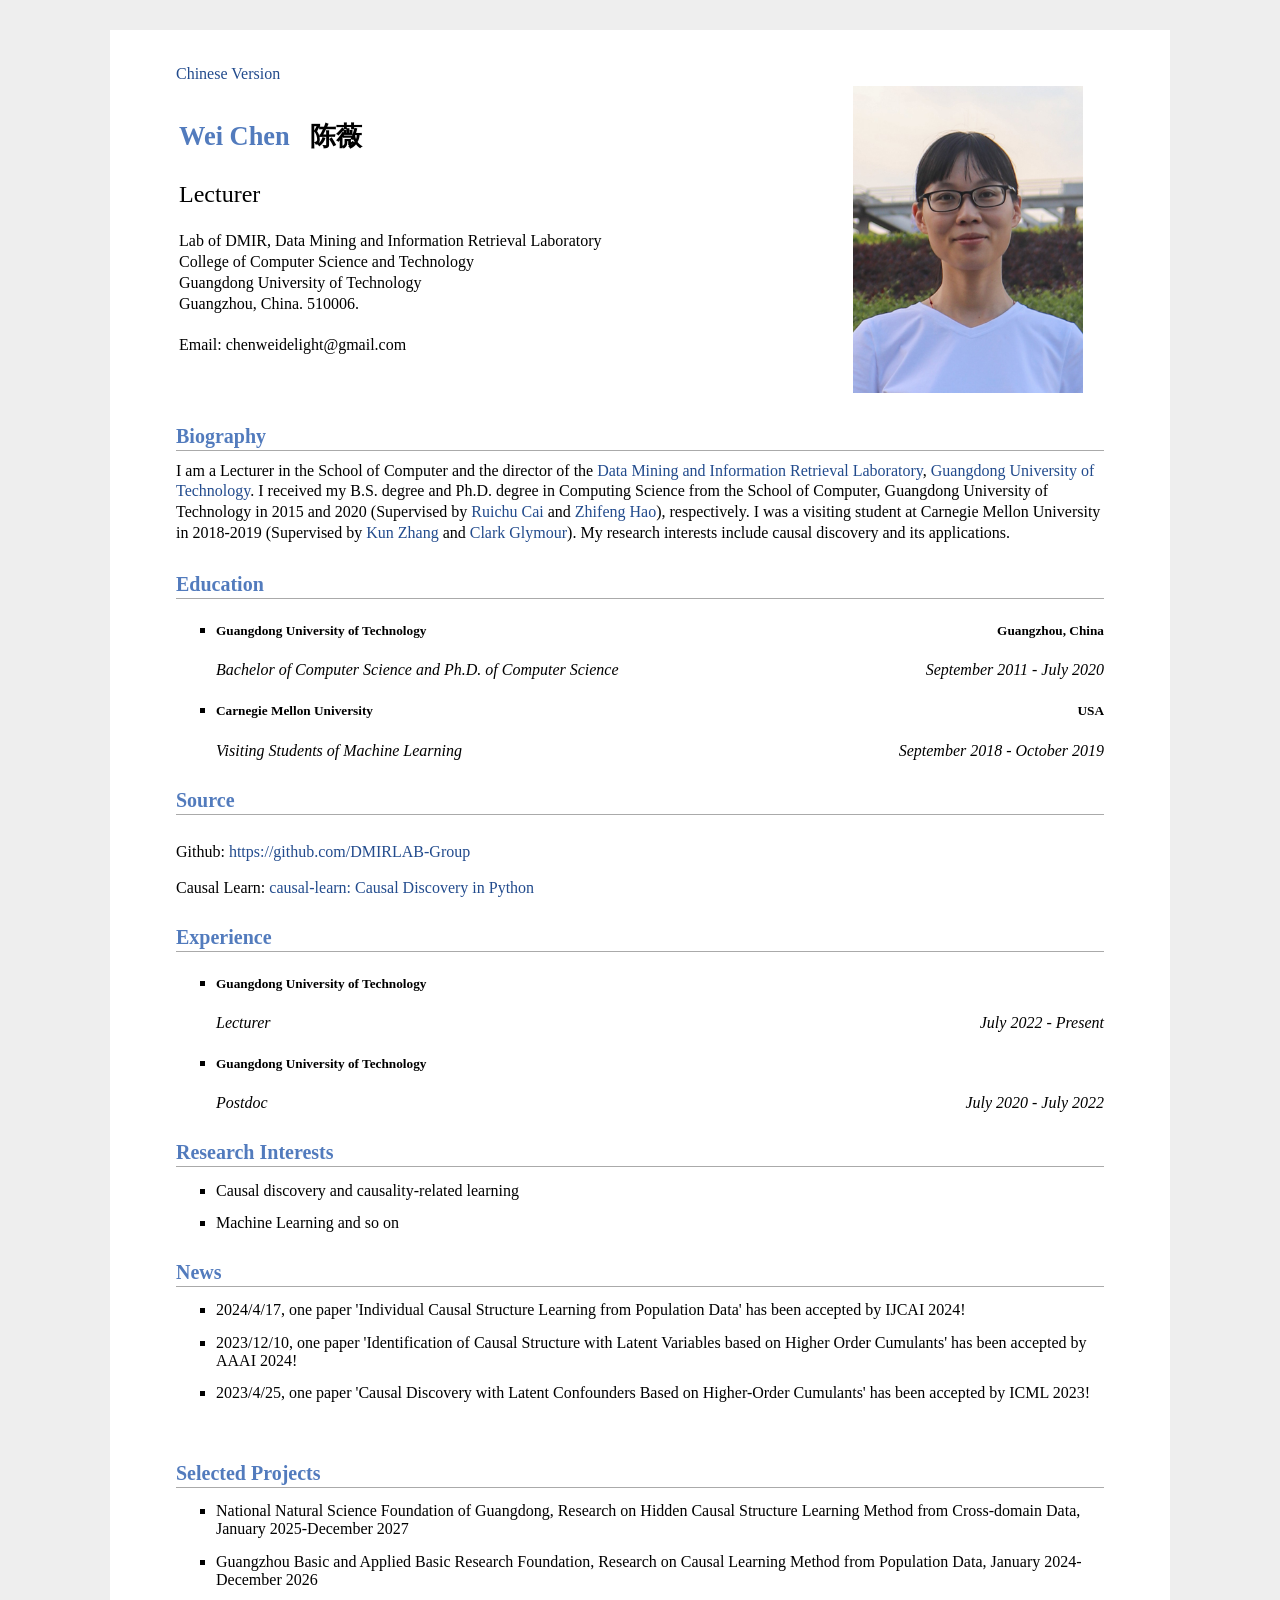
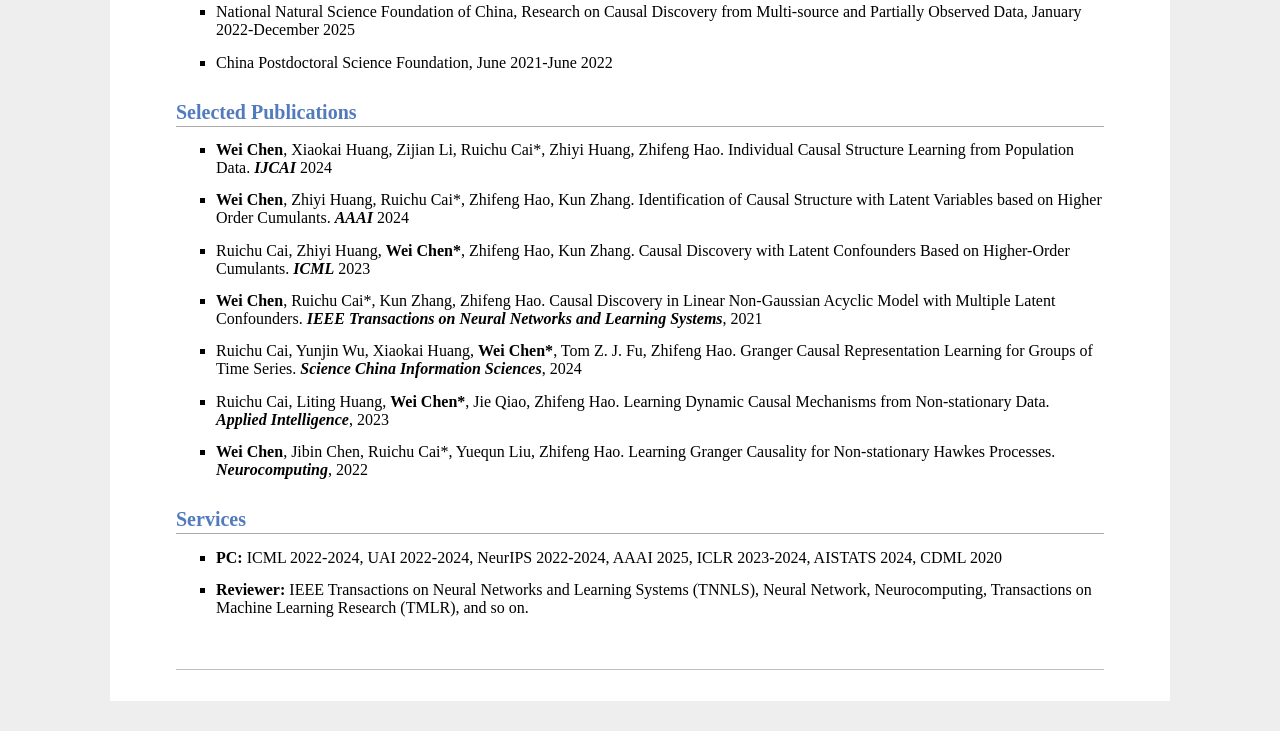
<file: index.html>
<head>
<meta name="description" content="Wei Chen&#39;s home page">
<meta name="google-site-verification" content="o7wvPRl4V-PTbiY5stzY3E6vs7CcZXkV3o9WI9zPx5w" />
<link rel="stylesheet" href="css/jemdoc.css" type="text/css">
<link rel="shortcut icon" href="images/gdut.png">
<title>Wei Chen's Homepage @ GuangDong University of Technology</title>
</head>
<body> 
<div id="layout-content" style="margin-top:25px">
<a href="/zh-cn">Chinese Version</a>

<table>
    <tbody>
        <tr>
            <td width="670">
                <div id="toptitle">
		<h1>Wei Chen &nbsp; <span style="color:#000000">陈薇</span></h1>
                </div>
                <p>
                    <FONT size=5 face="Times New Roman">Lecturer</FONT><br>
                    <br>
                    Lab of DMIR, Data Mining and Information Retrieval Laboratory<br>
                    College of Computer Science and Technology<br>
                    Guangdong University of Technology <br>
                    Guangzhou, China. 510006.<br>
                    <br>
                    Email: chenweidelight@gmail.com
                </p>
            </td>
            <td>
                <img src="images/weichen.jpg" border="0" width="230">
            </td>
        </tr>
    </tbody>
</table>


<h2>Biography</h2>
<p>
    I am a Lecturer in the School of Computer and the director of the <a href="https://dmir.gdut.edu.cn/">Data Mining and Information Retrieval Laboratory</a>, <a href="https://www.gdut.edu.cn/">Guangdong University of Technology</a>.
    I received my B.S. degree and Ph.D. degree in Computing Science from the School of Computer, Guangdong University of Technology in 2015 and 2020 (Supervised by <a href="https://ruichucai.github.io/">Ruichu Cai</a> and <a href="https://english.stu.edu.cn/info/1024/1192.htm">Zhifeng Hao</a>), respectively. 
    I was a visiting student at Carnegie Mellon University in 2018-2019 (Supervised by <a href="https://www.andrew.cmu.edu/user/kunz1/index.html">Kun Zhang</a> and <a href="https://www.cmu.edu/dietrich/philosophy/people/emeritus/glymour.html">Clark Glymour</a>).
    My research interests include causal discovery and its applications.
 </p>

<h2>Education</h2>

<ul>
    <li>
	    <h5>Guangdong University of Technology <span style="float:right;text-align:right">Guangzhou, China</span></h5>
<!--         <span style="float:left;text-align:left"><strong>Guangdong University of Technology</strong></span> -->
        
    </li>
    <li style="list-style:none;">
         <div><i style="float:left; text-align:left">Bachelor of Computer Science and Ph.D. of Computer Science</i>
      <i style="float:right;text-align:right">September 2011 - July 2020</i></div>
		
   </li>
    <br>
    <li>
	    <h5>Carnegie Mellon University <span style="float:right;text-align:right">USA</span></h5>
<!--         <span style="float:left; text-align:left"><strong>Carnegie Mellon University</strong></span> -->
        
    </li>
    <li style="list-style:none;">
        <span style="float:left; text-align:left"><i>Visiting Students of Machine Learning</i></span>
        <span style="float:right;text-align:right"><i>September 2018 - October 2019</i></span>
    </li>

</ul>
<br>
<h2>Source</h2>
<br>

Github: <a href="https://github.com/DMIRLAB-Group">https://github.com/DMIRLAB-Group
</a>
<br>
<br>
Causal Learn: <a href="https://github.com/py-why/causal-learn"> causal-learn: Causal Discovery in Python
</a>

<h2>Experience</h2>
<ul>
    <li>
	    <h5>
		    Guangdong University of Technology
	    </h5>
<!--         <div style="float:left;text-align:left"><strong>Guangdong University of Technology</strong></div> -->

    </li>
    <li style="list-style:none;">
        <span style="float:left; text-align:left"><i>Lecturer</i></span>
        <span style="float:right;text-align:right"><i>July 2022 - Present</i></span>
    </li>
    <br>
    <li>
	    <h5>
		    Guangdong University of Technology
	    </h5>
<!--         <div style="float:left;text-align:left"><strong>Guangdong University of Technology</strong></div> -->

    </li>
    <li style="list-style:none;">
        <span style="float:left; text-align:left"><i>Postdoc</i></span>
        <span style="float:right;text-align:right"><i>July 2020 - July 2022</i></span>
    </li>

</ul>
<br>
<h2>Research Interests</h2>
<ul>
	<li>
        Causal discovery and causality-related learning
    </li>
	<li>
        Machine Learning and so on
    </li>

</ul>

<h2>News</h2>
<ul>
	<li>
2024/4/17, one paper 'Individual Causal Structure Learning from Population Data' has been accepted by IJCAI 2024!
	</li>
	<li>
2023/12/10, one paper 'Identification of Causal Structure with Latent Variables based on Higher Order Cumulants' has been accepted by AAAI 2024!		
	</li>
	<li>
2023/4/25, one paper 'Causal Discovery with Latent Confounders Based on Higher-Order Cumulants' has been accepted by ICML 2023!
	</li>
	
</ul>
<br/>
<h2>Selected Projects</h2>
<ul>
    <li>
        National Natural Science Foundation of Guangdong, Research on Hidden Causal Structure Learning Method from Cross-domain Data, January 2025-December 2027
    </li>
    <li>
        Guangzhou Basic and Applied Basic Research Foundation, Research on Causal Learning Method from Population Data, January 2024-December 2026
    </li>
    <li>
        National Natural Science Foundation of China, Research on Causal Discovery from Multi-source and Partially Observed Data, January 2022-December 2025
    </li>
    <li>
       China Postdoctoral Science Foundation, June 2021-June 2022
    </li>
</ul>



<h2>Selected Publications<small></small></h2>

<!--- <font size="3"><b>Causal Discovery</b></font> --->

<ul>
       <li>
	<b>Wei Chen</b>, Xiaokai Huang, Zijian Li, Ruichu Cai*, Zhiyi Huang, Zhifeng Hao. Individual Causal Structure Learning from Population Data. <i><b>IJCAI</b></i> 2024
	</li>
	<li>
	<b>Wei Chen</b>, Zhiyi Huang, Ruichu Cai*, Zhifeng Hao, Kun Zhang. Identification of Causal Structure with Latent Variables based on Higher Order Cumulants. <i><b>AAAI</b></i> 2024
	</li>
        <li>
	Ruichu Cai, Zhiyi Huang, <b>Wei Chen*</b>, Zhifeng Hao, Kun Zhang. Causal Discovery with Latent Confounders Based on Higher-Order Cumulants. <i><b>ICML</b></i> 2023
        </li>
        <li>
        <b>Wei Chen</b>, Ruichu Cai*, Kun Zhang, Zhifeng Hao. Causal Discovery in Linear Non-Gaussian Acyclic Model with Multiple Latent Confounders. <i><b>IEEE Transactions on Neural Networks and Learning Systems</b></i>, 2021
         </li>
	<li>
        Ruichu Cai, Yunjin Wu, Xiaokai Huang, <b>Wei Chen*</b>, Tom Z. J. Fu, Zhifeng Hao. Granger Causal Representation Learning for Groups of Time Series. <i><b>Science China Information Sciences</b></i>, 2024
         </li>
	<li>
         Ruichu Cai, Liting Huang, <b>Wei Chen*</b>, Jie Qiao, Zhifeng Hao. Learning Dynamic Causal Mechanisms from Non-stationary Data. <i><b>Applied Intelligence</b></i>, 2023
         </li>
	<li>
         <b>Wei Chen</b>, Jibin Chen, Ruichu Cai*, Yuequn Liu, Zhifeng Hao. Learning Granger Causality for Non-stationary Hawkes Processes. <i><b>Neurocomputing</b></i>, 2022
         </li>
</ul>



<h2>Services<small></small></h2>
    <ul>
        <li>
            <strong>PC:</strong> ICML 2022-2024, UAI 2022-2024, NeurIPS 2022-2024, AAAI 2025, ICLR 2023-2024, AISTATS 2024, CDML 2020
        </li>
        <li>
            <strong>Reviewer:</strong> IEEE Transactions on Neural Networks and Learning Systems (TNNLS), Neural Network, Neurocomputing, Transactions on Machine Learning Research (TMLR), and so on.
        </li>
    </ul>

<div id="footer">
    <div id="footer-text"></div>
</div>

</div>


</body>
</file>
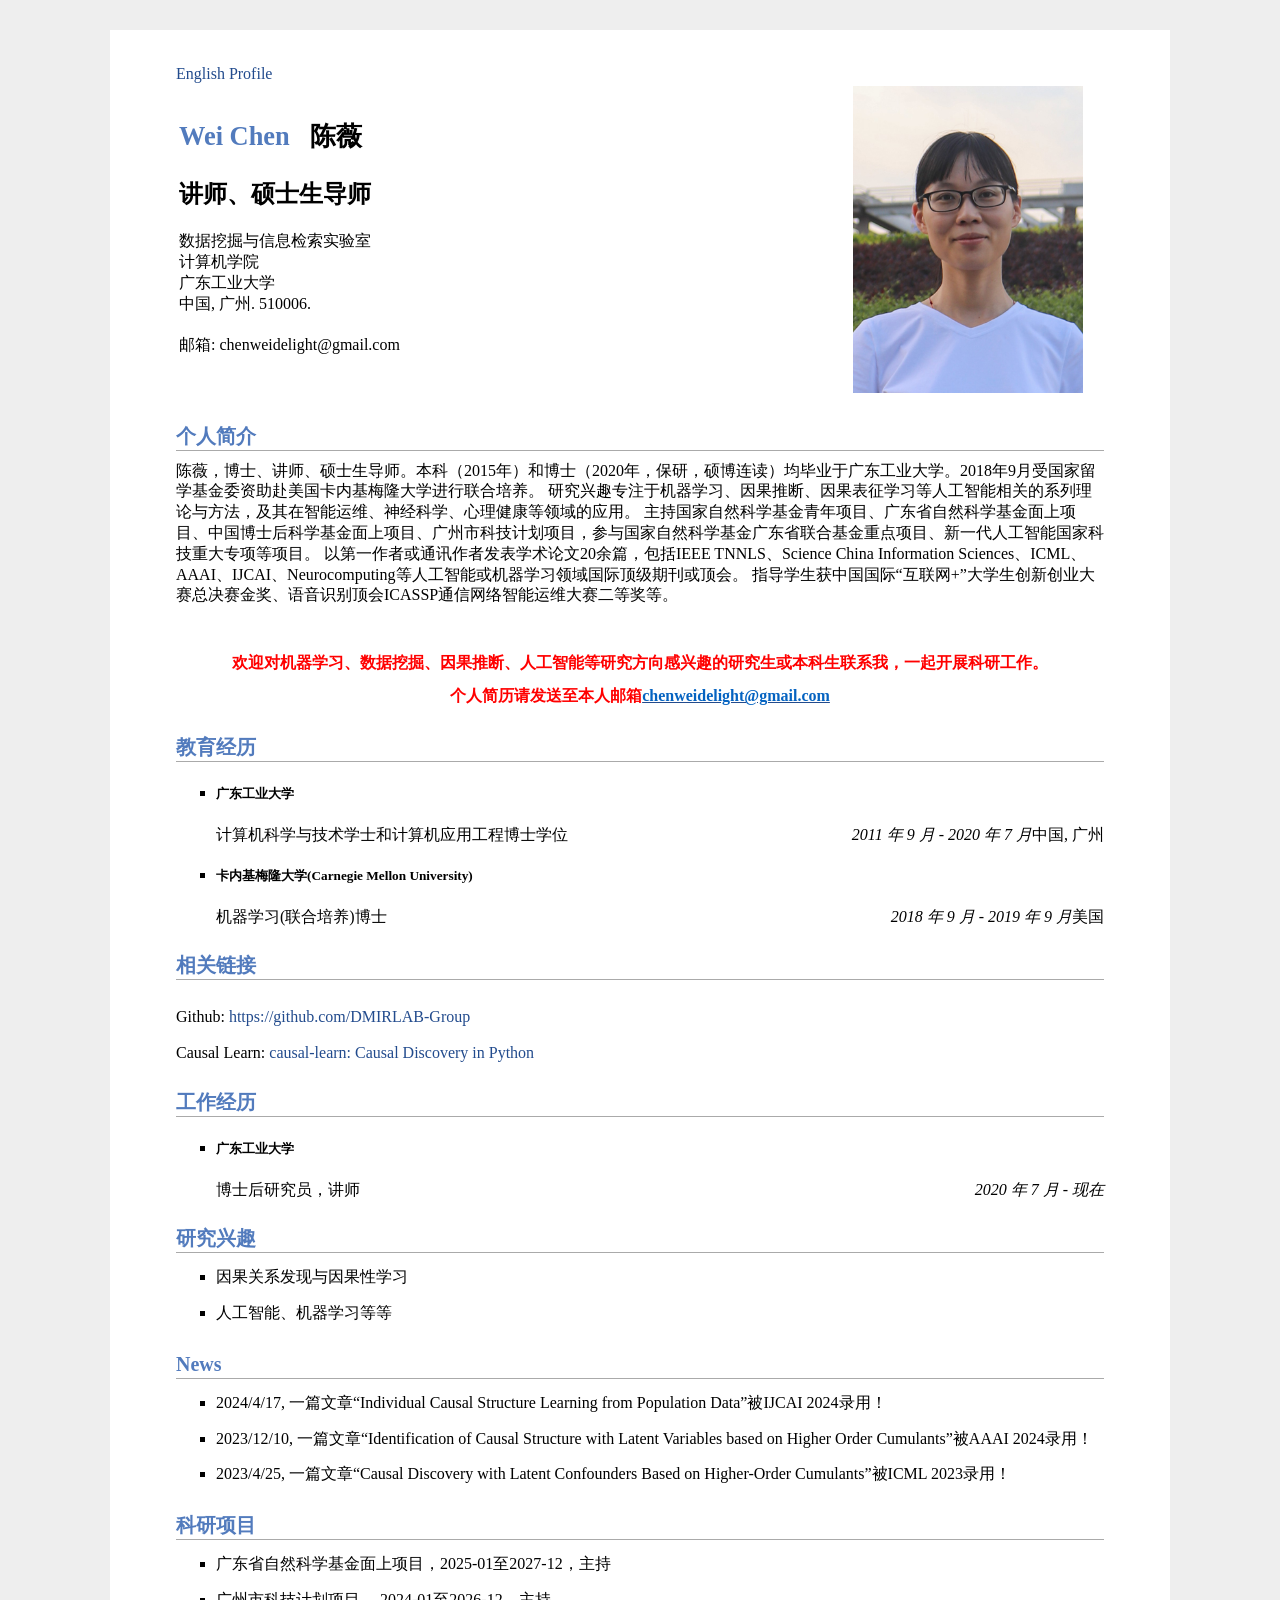
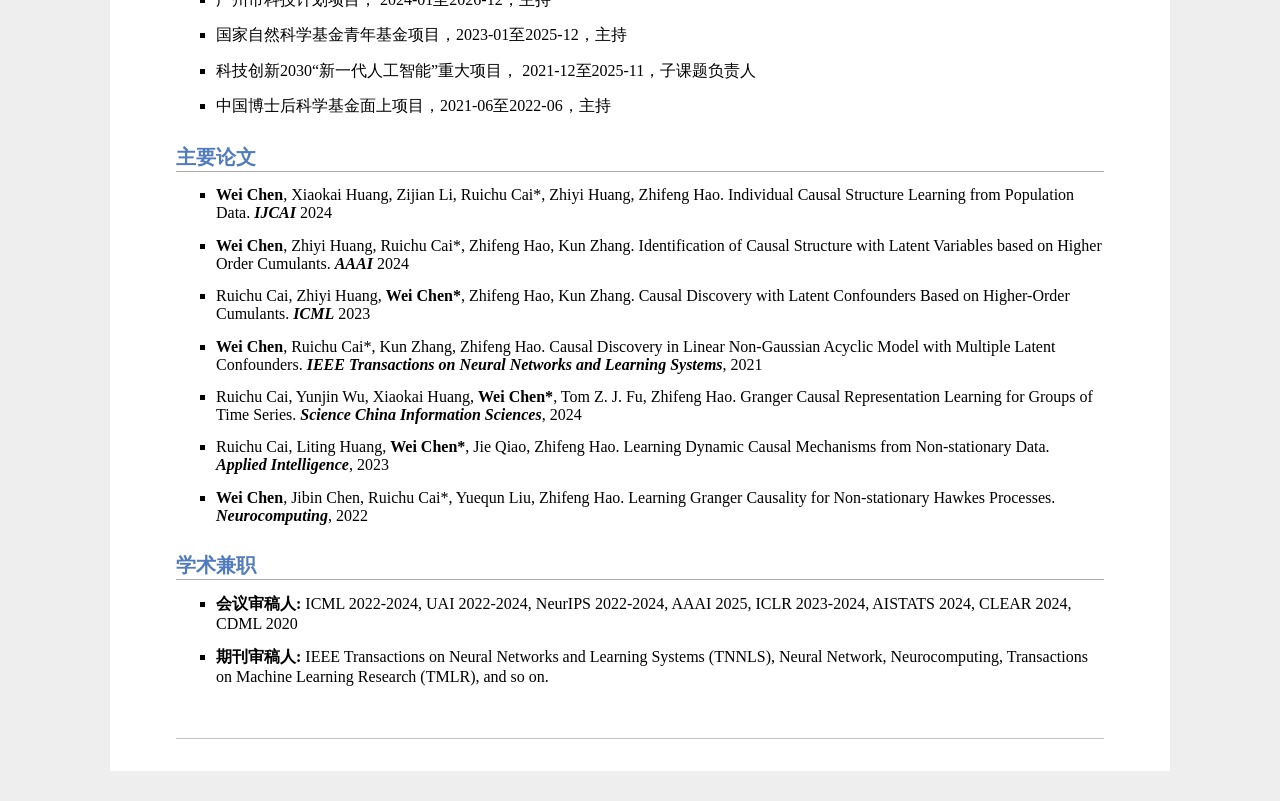
<file: zh-cn/index.html>
<meta name="description" content="Wei Chen&#39;s home page">
<link rel="stylesheet" href="/css/jemdoc.css" type="text/css">
<link rel="shortcut icon" href="/images/gdut.png">
<title>Wei Chen's Homepage @ GuangDong University of Technology</title>

<body> 
<div id="layout-content" style="margin-top:25px">
    <a href="/index.html">English Profile</a>

<table>
    <tbody>
        <tr>
            <td width="670">
                <div id="toptitle">
<!--                     <h1>Wei Chen &nbsp; <img src="/images/weichen_chinesename.png" height="35px" style="margin-bottom:-5px" alt=''></h1> -->
			<h1>Wei Chen &nbsp; <span style="color:#000000">陈薇</span></h1>
                </div>
                <p>
                    <FONT size=5 face="宋体"><b>讲师、硕士生导师</b></FONT><br>
                    <br>
                    数据挖掘与信息检索实验室<br>
                    计算机学院<br>
                    广东工业大学 <br>
                    中国, 广州. 510006.<br>
                    <br>
                    邮箱: chenweidelight@gmail.com
                </p>
            </td>
            <td>
                <img src="/images/weichen.jpg" border="0" width="230">
            </td>
        </tr>
    </tbody>
</table>


<h2>个人简介</h2>
<p>
陈薇，博士、讲师、硕士生导师。本科（2015年）和博士（2020年，保研，硕博连读）均毕业于广东工业大学。2018年9月受国家留学基金委资助赴美国卡内基梅隆大学进行联合培养。
研究兴趣专注于机器学习、因果推断、因果表征学习等人工智能相关的系列理论与方法，及其在智能运维、神经科学、心理健康等领域的应用。
主持国家自然科学基金青年项目、广东省自然科学基金面上项目、中国博士后科学基金面上项目、广州市科技计划项目，参与国家自然科学基金广东省联合基金重点项目、新一代人工智能国家科技重大专项等项目。
以第一作者或通讯作者发表学术论文20余篇，包括IEEE TNNLS、Science China Information Sciences、ICML、AAAI、IJCAI、Neurocomputing等人工智能或机器学习领域国际顶级期刊或顶会。
指导学生获中国国际“互联网+”大学生创新创业大赛总决赛金奖、语音识别顶会ICASSP通信网络智能运维大赛二等奖等。

</p>
<p>&nbsp;</p>
<p style="text-align: center;"><strong><span style="color: rgb(255, 0, 0); font-family: 宋体; font-size: 16px;"><span style="font-family: 宋体;">欢迎对机器学习、数据挖掘、因果推断、人工智能等研究方向感兴趣的研究生或本科生联系我，一起开展科研工作。</span></span></strong></p>
<p style="text-align: center;"><strong><span style="background: rgb(255, 255, 255); color: rgb(255, 0, 0); font-family: 宋体; font-size: 16px; font-weight: bold;"><span style="font-family: 宋体;">个人简历请发送至本人邮箱</span></span></strong><a><strong><span style="text-decoration: underline;"><span style="color: rgb(5, 99, 193); font-family: times new roman; font-size: 16px; text-underline: single;">chenweidelight@gmail.com</span></span></strong></a></p>
	
<h2>教育经历</h2>

<ul>
    <li>
	    <h5>广东工业大学</h5>  
	<span style="float:right;text-align:right">中国, 广州</span>
    </li>
    <li style="list-style:none;">
	     
        <span style="float:left; text-align:left">计算机科学与技术学士和计算机应用工程博士学位</span>
        <span style="float:right;text-align:right"><i>2011 年 9 月 - 2020 年 7 月</i></span>
   </li>
    <br>
    <li>
	    <h5>卡内基梅隆大学(Carnegie Mellon University)</h5>
        <span style="float:right;text-align:right">美国</span>
    </li>
    <li style="list-style:none;">
        <span style="float:left; text-align:left">机器学习(联合培养)博士</span>
        <span style="float:right;text-align:right"><i> 2018 年 9 月 - 2019 年 9 月</i></span>
    </li>

</ul>
<br>
<h2>相关链接</h2>

<br>

Github: <a href="https://github.com/DMIRLAB-Group">https://github.com/DMIRLAB-Group
</a>

	<br>
<br>
Causal Learn: <a href="https://github.com/py-why/causal-learn"> causal-learn: Causal Discovery in Python
</a>

<h2>工作经历</h2>
<ul>
	<li><h5>
		广东工业大学
	</h5>
		</li>
<!-- 	 <li>
        <div style="float:left;text-align:left"><strong>广东工业大学</strong></div>

    </li> -->
    <li style="list-style:none;">
        <span style="float:left; text-align:left">博士后研究员，讲师</span>
        <span style="float:right;text-align:right"><i>2020 年 7 月 - 现在</i></span>
    </li>
</ul>
<br>
<h2>研究兴趣</h2>
<ul>
	<li>
        因果关系发现与因果性学习
    </li>
	<li>
        人工智能、机器学习等等
    </li>

</ul>

<h2>News</h2>
	<ul>
<li>
2024/4/17, 一篇文章“Individual Causal Structure Learning from Population Data”被IJCAI 2024录用！
	</li>
	<li>
2023/12/10, 一篇文章“Identification of Causal Structure with Latent Variables based on Higher Order Cumulants”被AAAI 2024录用！	
	</li>
	<li>
2023/4/25, 一篇文章“Causal Discovery with Latent Confounders Based on Higher-Order Cumulants”被ICML 2023录用！
	</li>
</ul>

<h2>科研项目</h2>
<ul>
    <li>
       广东省自然科学基金面上项目，2025-01至2027-12，主持
    </li>
    <li>
       广州市科技计划项目， 2024-01至2026-12，主持
    </li>
    <li>
       国家自然科学基金青年基金项目，2023-01至2025-12，主持
    </li>
    <li>
       科技创新2030“新一代人工智能”重大项目， 2021-12至2025-11，子课题负责人
    </li>
    <li>
      中国博士后科学基金面上项目，2021-06至2022-06，主持

    </li>
</ul>



<h2>主要论文<small></small></h2>

<!------ <font size="3"><b>因果关系发现</b></font>  ----->

<ul>
		<li>
	<b>Wei Chen</b>, Xiaokai Huang, Zijian Li, Ruichu Cai*, Zhiyi Huang, Zhifeng Hao. Individual Causal Structure Learning from Population Data. <i><b>IJCAI</b></i> 2024
	</li>
	<li>
	<b>Wei Chen</b>, Zhiyi Huang, Ruichu Cai*, Zhifeng Hao, Kun Zhang. Identification of Causal Structure with Latent Variables based on Higher Order Cumulants. <i><b>AAAI</b></i> 2024
	</li>
        <li>
	Ruichu Cai, Zhiyi Huang, <b>Wei Chen*</b>, Zhifeng Hao, Kun Zhang. Causal Discovery with Latent Confounders Based on Higher-Order Cumulants. <i><b>ICML</b></i> 2023
        </li>
        <li>
        <b>Wei Chen</b>, Ruichu Cai*, Kun Zhang, Zhifeng Hao. Causal Discovery in Linear Non-Gaussian Acyclic Model with Multiple Latent Confounders. <i><b>IEEE Transactions on Neural Networks and Learning Systems</b></i>, 2021
         </li>
	<li>
        Ruichu Cai, Yunjin Wu, Xiaokai Huang, <b>Wei Chen*</b>, Tom Z. J. Fu, Zhifeng Hao. Granger Causal Representation Learning for Groups of Time Series. <i><b>Science China Information Sciences</b></i>, 2024
         </li>
	<li>
         Ruichu Cai, Liting Huang, <b>Wei Chen*</b>, Jie Qiao, Zhifeng Hao. Learning Dynamic Causal Mechanisms from Non-stationary Data. <i><b>Applied Intelligence</b></i>, 2023
         </li>
	<li>
         <b>Wei Chen</b>, Jibin Chen, Ruichu Cai*, Yuequn Liu, Zhifeng Hao. Learning Granger Causality for Non-stationary Hawkes Processes. <i><b>Neurocomputing</b></i>, 2022
         </li>
</ul>


 

<h2>学术兼职<small></small></h2>
    <ul>
	 <li>
            <strong>会议审稿人:</strong> ICML 2022-2024, UAI 2022-2024, NeurIPS 2022-2024, AAAI 2025, ICLR 2023-2024, AISTATS 2024, CLEAR 2024, CDML 2020
        </li>
        <li>
            <strong>期刊审稿人:</strong> IEEE Transactions on Neural Networks and Learning Systems (TNNLS), Neural Network, Neurocomputing, Transactions on Machine Learning Research (TMLR), and so on.
        </li>     
    </ul>

<div id="footer">
    <div id="footer-text"></div>
</div>

</div>


</body>
</file>
<file: css/jemdoc.css>
/* Default css file for jemdoc. */

table#tlayout {
    border: none;
    border-collapse: separate;
    background: white;
}
/*
body {
    background: white;
    padding-bottom: 8px;
    margin: 0;
}
*/
html {
  background-color: #eeeeee;
}

body {
  font-family: Georgia, serif;
  color: #000;
  background-color: #ffffff;
  text-align:left; /* for IE */
  margin-top: 30px;
  margin-bottom: 30px;
  margin-left: auto;
  margin-right: auto;
  padding-left:  50px;
  padding-right: 50px;
  padding-top: 10px;
  padding-bottom: 30px;
  max-width: 960px;
}

#layout-menu {
    background: #f6f6f6;
    border: 1px solid #dddddd;
    padding-top: 0.5em;
    padding-left: 8px;
    padding-right: 8px;
    font-size: 1.0em;
    width: auto;
    white-space: nowrap;
    text-align: left;
    vertical-align: top;
}

#layout-menu td {
    background: #f4f4f4;
    vertical-align: top;
}

#layout-content {
    padding-top: 0.0em;
    padding-left: 1.0em;
    padding-right: 1.0em;
    border: none;
    background: white;
    text-align: left;
    vertical-align: top;
}

#layout-menu a {
    line-height: 1.5em;
    margin-left: 0.5em;
}

tt {
    background: #ffffdd;
}

pre, tt {
    font-size: 90%;
    font-family: monaco, monospace;
}

a, a > tt {
    color: #224b8d;
    text-decoration: none;
}

a:hover {
    border-bottom: 1px gray dotted;
}

#layout-menu a.current:link, #layout-menu a.current:visited {
    color: #022b6d;
    border-bottom: 1px gray solid;
}
#layout-menu a:link, #layout-menu a:visited, #layout-menu a:hover {
    color: #527bbd;
    text-decoration: none;
}
#layout-menu a:hover {
    text-decoration: none;
}

div.menu-category {
    border-bottom: 1px solid gray;
    margin-top: 0.8em;
    padding-top: 0.2em;
    padding-bottom: 0.1em;
    font-weight: bold;
}

div.menu-item {
    padding-left: 16px;
    text-indent: -16px;
}

div#toptitle {
    padding-bottom: 0.2em;
    margin-bottom: 1.5em;
    /*border-bottom: 3px double gray;*/
}

/* Reduce space if we begin the page with a title. */
div#toptitle + h2, div#toptitle + h3 {
    margin-top: 0em;
}

div#subtitle {
    margin-top: 0.0em;
    margin-bottom: 0.0em;
    padding-top: 0em;
    padding-bottom: 0.1em;
}

em {
    font-style: italic;
}

strong {
    font-weight: bold;
}

h4{
    color:#222222;
}

h1, h2, h3 {
    color: #527bbd;
    margin-top: 0.7em;
    margin-bottom: 0.5em;
    padding-bottom: 0.2em;
    line-height: 1.0;
    padding-top: 0.5em;
    border-bottom: 1px solid #aaaaaa;
}

h1 p {
    color: #000000;
}

h1 {
    font-size: 165%;
    padding-bottom: 0.3em;
}

h2 {
    padding-top: 0.8em;
    font-size: 125%;
}

h2 + h3 {
    padding-top: 0.2em;
}

h3 {
    font-size: 110%;
    border-bottom: none;
}

p {
    margin-top: 0.0em;
    margin-bottom: 0.8em;
    padding: 0;
    line-height: 1.3;
}

pre {
    padding: 0;
    margin: 0;
}

div#footer {
    font-size: small;
    border-top: 1px solid #c0c0c0;
    padding-top: 0.1em;
    margin-top: 4.0em;
    color: #c0c0c0;
}

div#footer a {
    color: #80a0b0;
}

div#footer-text {
    float: left;
    padding-bottom: 8px;
}

ul, ol, dl {
    margin-top: 0.2em;
    padding-top: 0;
    margin-bottom: 0.8em;
}

dt {
    margin-top: 0.5em;
    margin-bottom: 0;
}

dl {
    margin-left: 20px;
}

dd {
    color: #222222;
}

dd > *:first-child {
    margin-top: 0;
}

ul {
    list-style-position: outside;
    list-style-type: square;
}

p + ul, p + ol {
    margin-top: -0.5em;
}

li {
    margin-top:0.9em;
}

ol {
    list-style-position: outside;
    list-style-type: decimal;
}

li p, dd p {
    margin-bottom: 0.3em;
}


ol ol {
    list-style-type: lower-alpha;
}

ol ol ol {
    list-style-type: lower-roman;
}

p + div.codeblock {
    margin-top: -0.6em;
}

div.codeblock, div.infoblock {
    margin-right: 0%;
    margin-top: 1.2em;
    margin-bottom: 1.3em;
}

div.blocktitle {
    font-weight: bold;
    color: #cd7b62;
    margin-top: 1.2em;
    margin-bottom: 0.1em;
}

div.blockcontent {
    border: 1px solid silver;
    padding: 0.3em 0.5em;
}

div.infoblock > div.blockcontent {
    background: #ffffee;
}

div.blockcontent p + ul, div.blockcontent p + ol {
    margin-top: 0.4em;
}

div.infoblock p {
    margin-bottom: 0em;
}

div.infoblock li p, div.infoblock dd p {
    margin-bottom: 0.5em;
}

div.infoblock p + p {
    margin-top: 0.8em;
}

div.codeblock > div.blockcontent {
    background: #f6f6f6;
}

span.pycommand {
    color: #000070;
}

span.statement {
    color: #008800;
}
span.builtin {
    color: #000088;
}
span.special {
    color: #990000;
}
span.operator {
    color: #880000;
}
span.error {
    color: #aa0000;
}
span.comment, span.comment > *, span.string, span.string > * {
    color: #606060;
}

@media print {
    #layout-menu { display: none; }
}

#fwtitle {
    margin: 2px;
}

#fwtitle #toptitle {
    padding-left: 0.5em;
    margin-bottom: 0.5em;
}

#layout-content h1:first-child, #layout-content h2:first-child, #layout-content h3:first-child {
    margin-top: -0.7em;
}

div#toptitle h1, #layout-content div#toptitle h1 {
    margin-bottom: 0.0em;
    padding-bottom: 0.1em;
    padding-top: 0;
    margin-top: 0.5em;
    border-bottom: none;
}

img.eq {
    padding: 0;
    padding-left: 0.1em;
    padding-right: 0.1em;
    margin: 0;
}

img.eqwl {
    padding-left: 2em;
    padding-top: 0.6em;
    padding-bottom: 0.2em;
    margin: 0;
}

table + table {
    margin-top: 1em;
}

tr.heading {
    font-weight: bold;
    border-bottom: 2px solid black;
}

img {
    border: none;
}

table.imgtable, table.imgtable td {
    border: none;
    text-align: left;
}
</file>
